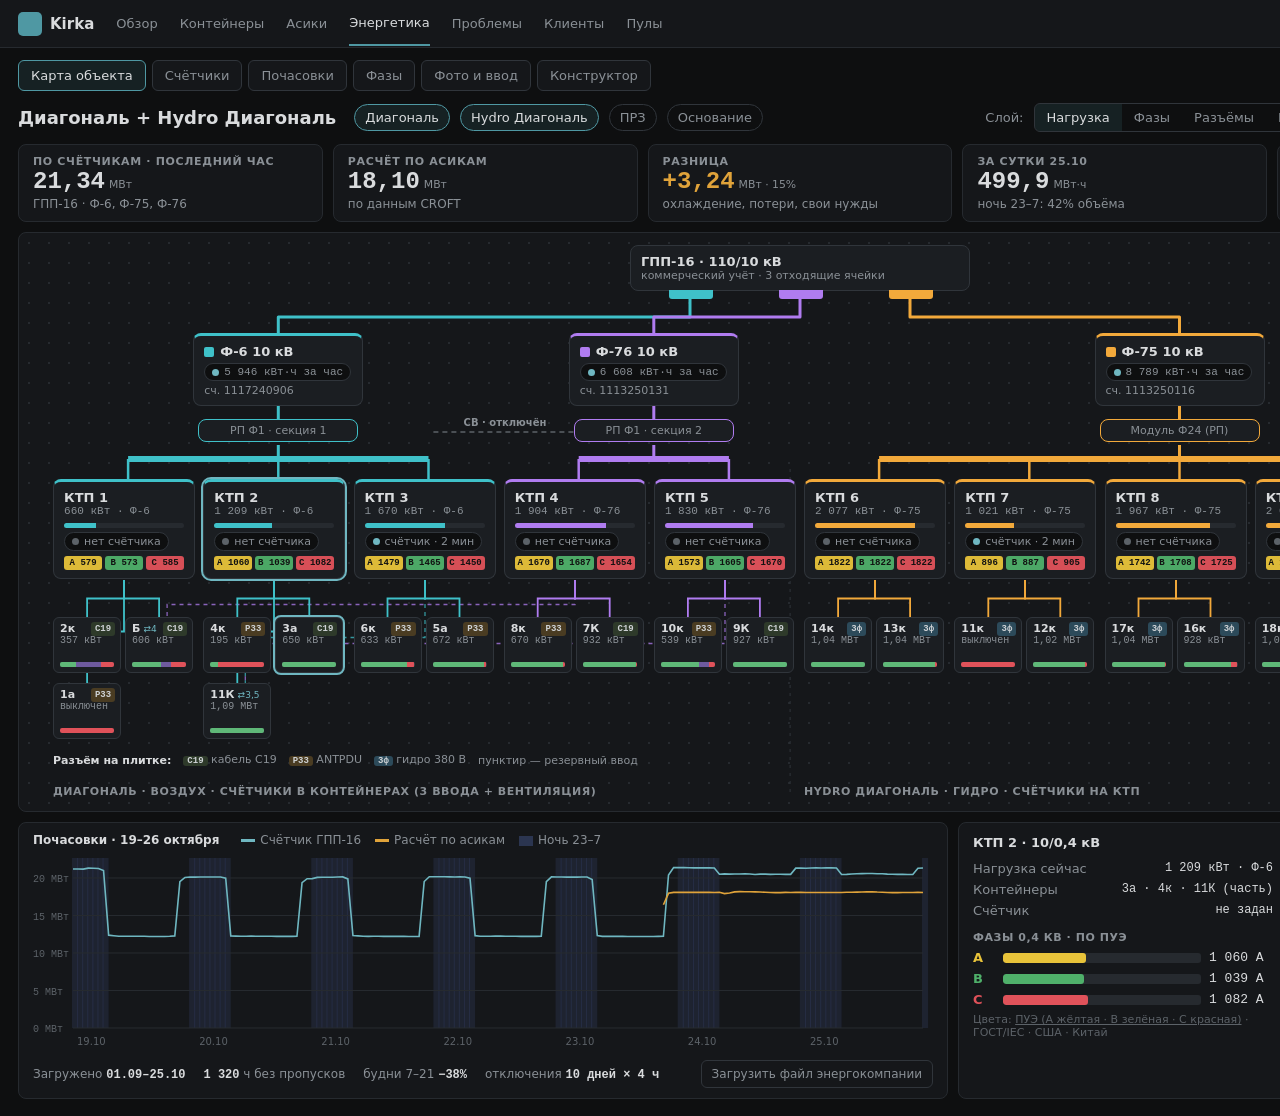
<file: frontend/demo/energy2d.html>
<!doctype html><html data-theme="dark"><head><meta charset="utf-8">
<style>
:root{--font-ui:'Inter','Segoe UI',system-ui,sans-serif;--font-num:'JetBrains Mono','SF Mono',ui-monospace,Menlo,monospace}
[data-theme=dark]{--bg:#0E0F10;--panel:#15171A;--panel2:#1B1E22;--line:#262A2F;--line2:#30353B;--tx:#D9DBDD;--mut:#8A9096;--faint:#5C6268;--acc:#4F98A3;--acc2:#6FB7C1;--accbg:rgba(79,152,163,.13);--ok:#5FB878;--warn:#E0A33A;--bad:#E0525A;--susp:#6E5A9E;--off:#3A3F45;--pa:#E8C33A;--pb:#4FB06A;--pc:#E0525A}
*{box-sizing:border-box}body{margin:0;background:var(--bg);color:var(--tx);font:13px var(--font-ui);width:1600px}
.num{font-family:var(--font-num);font-variant-numeric:tabular-nums}
.top{display:flex;align-items:center;gap:22px;height:48px;padding:0 18px;border-bottom:1px solid var(--line);background:var(--panel)}
.logo{display:flex;align-items:center;gap:8px;font-weight:700;font-size:15px}.logo i{width:24px;height:24px;border-radius:5px;background:var(--acc);display:inline-block}
.tab{color:var(--mut);padding:14px 0}.tab.on{color:var(--tx);border-bottom:2px solid var(--acc)}
.sub{display:flex;gap:6px;padding:12px 18px 0}
.st{padding:7px 12px;border:1px solid var(--line2);border-radius:6px;color:var(--mut);background:var(--panel)}.st.on{color:var(--tx);border-color:var(--acc);background:var(--accbg)}
.hd{display:flex;align-items:center;gap:10px;padding:12px 18px}
.hd h1{font-size:18px;margin:0 8px 0 0}.chip{padding:5px 10px;border:1px solid var(--line2);border-radius:14px;color:var(--mut)}.chip.on{color:var(--tx);border-color:var(--acc);background:var(--accbg)}
.sp{flex:1}.seg{display:flex;border:1px solid var(--line2);border-radius:6px;overflow:hidden}.seg b{padding:6px 12px;font-weight:500;color:var(--mut)}.seg b.on{background:var(--accbg);color:var(--tx)}
.kpis{display:grid;grid-template-columns:repeat(5,1fr);gap:10px;padding:0 18px}
.k{background:var(--panel);border:1px solid var(--line);border-radius:8px;padding:10px 14px}.k s{display:block;text-decoration:none;font-size:11px;letter-spacing:.06em;color:var(--mut);text-transform:uppercase;font-weight:600}
.k b{font:600 24px var(--font-num)}.k small{color:var(--mut);margin-left:4px}.k em{display:block;font-style:normal;color:var(--mut);font-size:12px;margin-top:2px}
.main{padding:10px 18px}.bot{display:grid;grid-template-columns:1fr 330px 300px;gap:10px;padding:0 18px 16px}
.canvas{position:relative;background:var(--panel);border:1px solid var(--line);border-radius:8px;height:580px;overflow:hidden;
 background-image:radial-gradient(var(--line) 1px,transparent 1px);background-size:20px 20px}
svg.w{position:absolute;left:0;top:0;width:100%;height:100%}
.node{position:absolute;background:var(--panel2);border:1px solid var(--line2);border-radius:8px;padding:8px 10px}
.node .t{font-weight:600}.node .m{color:var(--mut);font-size:11px}
.meter{white-space:nowrap;display:inline-flex;align-items:center;gap:5px;font-size:11px;color:var(--mut);border:1px solid var(--line2);border-radius:10px;padding:2px 7px;background:var(--bg)}
.meter:before{content:"";width:7px;height:7px;border-radius:50%;background:var(--acc2)}
.meter.no:before{background:var(--faint)}
.bus{position:absolute;height:8px;border-radius:4px;background:var(--acc)}
.ktp{width:142px}.bar{height:5px;background:var(--line);border-radius:3px;margin:6px 0 4px;overflow:hidden}.bar i{display:block;height:100%;background:var(--acc)}
.ph{display:flex;gap:3px;margin-top:5px}.ph span{flex:1;height:14px;border-radius:3px;font:600 9px/14px var(--font-num);text-align:center;color:#111}
.ct{position:absolute;width:68px;height:56px;background:var(--panel2);border:1px solid var(--line2);border-radius:6px;padding:4px 6px;font-size:11px}
.ct .n{font-weight:700}.ct .kw{font-family:var(--font-num);color:var(--mut);font-size:10px}
.ct .sb{position:absolute;left:6px;right:6px;bottom:5px;height:5px;border-radius:2px;display:flex;overflow:hidden;background:var(--off)}
.ct .ty{position:absolute;right:5px;top:4px;font-size:9px;color:var(--faint)}
.ct.sel{outline:2px solid var(--acc2)}
.lbl{position:absolute;font-size:11px;color:var(--mut);letter-spacing:.05em;text-transform:uppercase;font-weight:600}
.side{display:flex;flex-direction:column;gap:10px}
.box{background:var(--panel);border:1px solid var(--line);border-radius:8px;padding:12px 14px}
.box h3{margin:0 0 8px;font-size:13px}.box .r{display:flex;justify-content:space-between;padding:3px 0;color:var(--mut)}.box .r b{color:var(--tx);font:500 12px var(--font-num)}
.pr{display:grid;grid-template-columns:22px 1fr 64px;align-items:center;gap:8px;margin:6px 0}
.pr i{display:block;height:10px;border-radius:3px}.pr .bg{background:var(--line);border-radius:3px;overflow:hidden}
.btn{display:inline-block;padding:6px 10px;border:1px solid var(--line2);border-radius:6px;margin:6px 6px 0 0;font-size:12px}
.btn.p{background:var(--acc);border-color:var(--acc);color:#fff}
.chart{background:var(--panel);border:1px solid var(--line);border-radius:8px;padding:10px 14px;position:relative}
.lg{display:flex;gap:14px;color:var(--mut);font-size:12px}.lg i{display:inline-block;width:14px;height:3px;vertical-align:middle;margin-right:5px}
.tip{position:absolute;left:12px;bottom:10px;font-size:11px;color:var(--faint)}
</style></head><body>
<div class="top"><span class="logo"><i></i>Kirka</span>
<span class="tab">Обзор</span><span class="tab">Контейнеры</span><span class="tab">Асики</span><span class="tab on">Энергетика</span><span class="tab">Проблемы</span><span class="tab">Клиенты</span><span class="tab">Пулы</span></div>
<div class="sub"><span class="st on">Карта объекта</span><span class="st">Счётчики</span><span class="st">Почасовки</span><span class="st">Фазы</span><span class="st">Фото и ввод</span><span class="st">Конструктор</span></div>
<div class="hd"><h1>Диагональ + Hydro Диагональ</h1><span class="chip on">Диагональ</span><span class="chip on">Hydro Диагональ</span><span class="chip">ПРЗ</span><span class="chip">Основание</span>
<span class="sp"></span><span style="color:var(--mut)">Слой:</span><div class="seg"><b class="on">Нагрузка</b><b>Фазы</b><b>Разъёмы</b><b>Расчёт vs счётчик</b><b>Статус</b></div><div class="seg"><b class="on">2D</b><b>3D</b></div></div>
<div class="kpis">
<div class="k"><s>По счётчикам · последний час</s><b class="num">21,34</b><small>МВт</small><em>ГПП-16 · Ф-6, Ф-75, Ф-76</em></div>
<div class="k"><s>Расчёт по асикам</s><b class="num">18,10</b><small>МВт</small><em>по данным CROFT</em></div>
<div class="k"><s>Разница</s><b class="num" style="color:var(--warn)">+3,24</b><small>МВт · 15%</small><em>охлаждение, потери, свои нужды</em></div>
<div class="k"><s>За сутки 25.10</s><b class="num">499,9</b><small>МВт·ч</small><em>ночь 23–7: 42% объёма</em></div>
<div class="k"><s>Перекос фаз</s><b class="num" style="color:var(--ok)">4,1</b><small>% макс.</small><em>КТП 5 · фаза C</em></div>
</div>
<div class="main"><div class="canvas" id="cv"><svg class="w" id="sv"></svg></div></div><div class="bot"><div class="chart"><div class="lg"><b style="color:var(--tx);margin-right:8px">Почасовки · 19–26 октября</b><span><i style="background:var(--acc2)"></i>Счётчик ГПП-16</span><span><i style="background:var(--warn)"></i>Расчёт по асикам</span><span><i style="background:rgba(108,142,239,.25);height:10px"></i>Ночь 23–7</span></div>
<svg id="ch" width="900" height="200" style="margin-top:6px"></svg><div style="display:flex;gap:18px;color:var(--mut);font-size:12px;align-items:center;margin-top:4px"><span>Загружено <b class="num" style="color:var(--tx)">01.09–25.10</b></span><span><b class="num" style="color:var(--tx)">1 320</b> ч без пропусков</span><span>будни 7–21 <b class="num" style="color:var(--tx)">−38%</b></span><span>отключения <b class="num" style="color:var(--tx)">10 дней × 4 ч</b></span><span class="sp"></span><span class="btn" style="margin:0">Загрузить файл энергокомпании</span></div></div>
<div class="box"><h3>КТП 2 · 10/0,4 кВ</h3>
<div class="r">Нагрузка сейчас<b>1 209 кВт · Ф-6</b></div><div class="r">Контейнеры<b>3а · 4к · 11К (часть)</b></div><div class="r">Счётчик<b>не задан</b></div>
<div style="margin-top:10px;color:var(--mut);font-size:11px;text-transform:uppercase;letter-spacing:.05em;font-weight:600">Фазы 0,4 кВ · по ПУЭ</div>
<div class="pr"><b style="color:var(--pa)">A</b><div class="bg"><i style="width:42%;background:var(--pa)"></i></div><span class="num">1 060 А</span></div>
<div class="pr"><b style="color:var(--pb)">B</b><div class="bg"><i style="width:41%;background:var(--pb)"></i></div><span class="num">1 039 А</span></div>
<div class="pr"><b style="color:var(--pc)">C</b><div class="bg"><i style="width:43%;background:var(--pc)"></i></div><span class="num">1 082 А</span></div>
<div style="color:var(--faint);font-size:11px">Цвета: <u>ПУЭ (A жёлтая · B зелёная · C красная)</u> · ГОСТ/IEC · США · Китай</div>
</div>
<div class="box"><h3>Показание счётчика</h3>
<div style="color:var(--mut);font-size:12px;line-height:1.5">Техник фотографирует табло в боте — номер счётчика и показание распознаются, место привязывается само. Или ввод вручную.</div>
<span class="btn p">Ввести показание</span><span class="btn">Фото из бота · 3</span></div>
</div></div>
<script>
const D={"c": [{"id": 1, "name": "Модуль Ф24 (КТП 10) (Распределительный пункт)", "site": 1, "n": 327, "w": 0, "sl": 0, "kw": 0.0, "ph": 0.0, "ktp": [10], "short": "Модуль", "type": "", "off": 327}, {"id": 2, "name": "А 100-101 ↑", "site": 2, "n": 118, "w": 0, "sl": 0, "kw": 0.0, "ph": 0.0, "ktp": [], "short": "А", "type": "", "off": 118}, {"id": 3, "name": "2к 2-3 ↓ Ф1 (КТП 1) С19 Илья А,Дьяков", "site": 2, "n": 351, "w": 106, "sl": 157, "kw": 357.2, "ph": 4.21, "ktp": [1], "short": "2к", "type": "C19", "off": 88}, {"id": 4, "name": "Б 102-103 ↓ Ф1 (КТП 1 КТП 4) С19 КамаЦод,Табель,Дьяков", "site": 2, "n": 323, "w": 170, "sl": 62, "kw": 605.9, "ph": 13.23, "ktp": [1, 4], "short": "Б", "type": "C19", "off": 91}, {"id": 5, "name": "4к 6-7 ↓ Ф1 (КТП 2) P33 IBMM", "site": 2, "n": 407, "w": 55, "sl": 0, "kw": 195.1, "ph": 10.43, "ktp": [2], "short": "4к", "type": "P33", "off": 352}, {"id": 6, "name": "6к 10-11 ↓ Ф1 (КТП 3) P33 IBMM", "site": 2, "n": 204, "w": 177, "sl": 0, "kw": 633.4, "ph": 33.7, "ktp": [3], "short": "6к", "type": "P33", "off": 27}, {"id": 7, "name": "5а 8-9 ↑ Ф1 (КТП 3) P33 IBMM", "site": 2, "n": 199, "w": 188, "sl": 0, "kw": 672.3, "ph": 35.85, "ktp": [3], "short": "5а", "type": "P33", "off": 11}, {"id": 8, "name": "8к 14-15 ↓ Ф1 (КТП 4) P33 IBMM", "site": 2, "n": 195, "w": 190, "sl": 0, "kw": 669.6, "ph": 35.58, "ktp": [4], "short": "8к", "type": "P33", "off": 5}, {"id": 9, "name": "10к 18-19 ↓ Ф1 (КТП 5) P33 IBMM", "site": 2, "n": 225, "w": 158, "sl": 41, "kw": 538.7, "ph": 27.65, "ktp": [5], "short": "10к", "type": "P33", "off": 26}, {"id": 10, "name": "1а 0-1 ↑ Ф1 (КТП 1) P33 Отключен", "site": 2, "n": 235, "w": 0, "sl": 0, "kw": 0.0, "ph": 0.0, "ktp": [1], "short": "1а", "type": "P33", "off": 235}, {"id": 11, "name": "11к 21 Ф24 (КТП 7) hydro Bitmain", "site": 1, "n": 191, "w": 0, "sl": 0, "kw": 0.0, "ph": 0.0, "ktp": [7], "short": "11к", "type": "hydro", "off": 191}, {"id": 12, "name": "17к 27 Ф24 (КТП 8) hydro Bitmain", "site": 1, "n": 194, "w": 191, "sl": 0, "kw": 1038.8, "ph": 49.57, "ktp": [8], "short": "17к", "type": "hydro", "off": 3}, {"id": 13, "name": "14к 24 Ф24 (КТП 6) hydro Bitmain", "site": 1, "n": 193, "w": 191, "sl": 0, "kw": 1038.4, "ph": 49.34, "ktp": [6], "short": "14к", "type": "hydro", "off": 2}, {"id": 14, "name": "13к 23 Ф24 (КТП 6) hydro Bitmain", "site": 1, "n": 197, "w": 191, "sl": 0, "kw": 1038.6, "ph": 49.45, "ktp": [6], "short": "13к", "type": "hydro", "off": 6}, {"id": 15, "name": "12к 22 Ф24 (КТП 7) hydro Bitmain", "site": 1, "n": 195, "w": 187, "sl": 0, "kw": 1021.0, "ph": 48.47, "ktp": [7], "short": "12к", "type": "hydro", "off": 8}, {"id": 16, "name": "18к 28 Ф24 (КТП 9) hydro Bitmain", "site": 1, "n": 194, "w": 191, "sl": 0, "kw": 1042.4, "ph": 49.63, "ktp": [9], "short": "18к", "type": "hydro", "off": 3}, {"id": 17, "name": "15к 25 Ф24 (КТП 10) hydro Bitmain", "site": 1, "n": 201, "w": 191, "sl": 0, "kw": 1043.1, "ph": 49.58, "ktp": [10], "short": "15к", "type": "hydro", "off": 10}, {"id": 18, "name": "16к 26 Ф24 (КТП 8) hydro Bitmain", "site": 1, "n": 193, "w": 170, "sl": 0, "kw": 927.9, "ph": 44.13, "ktp": [8], "short": "16к", "type": "hydro", "off": 23}, {"id": 19, "name": "20к 30 Ф24 (КТП 10) hydro Bitmain", "site": 1, "n": 196, "w": 189, "sl": 0, "kw": 1030.2, "ph": 49.03, "ktp": [10], "short": "20к", "type": "hydro", "off": 7}, {"id": 20, "name": "19к 29 Ф24 (КТП 9) hydro Bitmain", "site": 1, "n": 192, "w": 189, "sl": 0, "kw": 1035.7, "ph": 49.04, "ktp": [9], "short": "19к", "type": "hydro", "off": 3}, {"id": 21, "name": "9К 16-17 ↑ Ф1  (КТП 5) C19 IBMM", "site": 2, "n": 291, "w": 289, "sl": 0, "kw": 927.2, "ph": 40.29, "ktp": [5], "short": "9К", "type": "C19", "off": 2}, {"id": 22, "name": "7К 12-13 ↑ Ф1 (КТП 4) C19 IBMM", "site": 2, "n": 279, "w": 274, "sl": 0, "kw": 931.8, "ph": 50.55, "ktp": [4], "short": "7К", "type": "C19", "off": 5}, {"id": 23, "name": "3а 4-5 ↑ Ф1 (КТП 2) C19 IBMM", "site": 2, "n": 187, "w": 186, "sl": 0, "kw": 649.6, "ph": 21.04, "ktp": [2], "short": "3а", "type": "C19", "off": 1}, {"id": 24, "name": "11К HD5 40-41  Ф1 (КТП 2,3,5) IBMM", "site": 2, "n": 204, "w": 203, "sl": 0, "kw": 1092.6, "ph": 75.97, "ktp": [2, 3, 5], "short": "11К", "type": "", "off": 1}], "hours": [["2026-10-19 00:00:00", 21192.0], ["2026-10-19 01:00:00", 21205.0], ["2026-10-19 02:00:00", 21189.0], ["2026-10-19 03:00:00", 21318.0], ["2026-10-19 04:00:00", 21291.0], ["2026-10-19 05:00:00", 21275.0], ["2026-10-19 06:00:00", 21008.0], ["2026-10-19 07:00:00", 12378.0], ["2026-10-19 08:00:00", 12301.0], ["2026-10-19 09:00:00", 12233.0], ["2026-10-19 10:00:00", 12242.0], ["2026-10-19 11:00:00", 12240.0], ["2026-10-19 12:00:00", 12237.0], ["2026-10-19 13:00:00", 12229.0], ["2026-10-19 14:00:00", 12225.0], ["2026-10-19 15:00:00", 12201.0], ["2026-10-19 16:00:00", 12208.0], ["2026-10-19 17:00:00", 12201.0], ["2026-10-19 18:00:00", 12207.0], ["2026-10-19 19:00:00", 12227.0], ["2026-10-19 20:00:00", 12278.0], ["2026-10-19 21:00:00", 19517.0], ["2026-10-19 22:00:00", 20076.0], ["2026-10-19 23:00:00", 20135.0], ["2026-10-20 00:00:00", 20119.0], ["2026-10-20 01:00:00", 20130.0], ["2026-10-20 02:00:00", 20137.0], ["2026-10-20 03:00:00", 20135.0], ["2026-10-20 04:00:00", 20131.0], ["2026-10-20 05:00:00", 20133.0], ["2026-10-20 06:00:00", 19968.0], ["2026-10-20 07:00:00", 12271.0], ["2026-10-20 08:00:00", 12254.0], ["2026-10-20 09:00:00", 12237.0], ["2026-10-20 10:00:00", 12241.0], ["2026-10-20 11:00:00", 12248.0], ["2026-10-20 12:00:00", 12233.0], ["2026-10-20 13:00:00", 12236.0], ["2026-10-20 14:00:00", 12234.0], ["2026-10-20 15:00:00", 12227.0], ["2026-10-20 16:00:00", 12217.0], ["2026-10-20 17:00:00", 12216.0], ["2026-10-20 18:00:00", 12216.0], ["2026-10-20 19:00:00", 12221.0], ["2026-10-20 20:00:00", 12230.0], ["2026-10-20 21:00:00", 19387.0], ["2026-10-20 22:00:00", 19910.0], ["2026-10-20 23:00:00", 19919.0], ["2026-10-21 00:00:00", 20078.0], ["2026-10-21 01:00:00", 20099.0], ["2026-10-21 02:00:00", 20102.0], ["2026-10-21 03:00:00", 20095.0], ["2026-10-21 04:00:00", 20126.0], ["2026-10-21 05:00:00", 20147.0], ["2026-10-21 06:00:00", 19881.0], ["2026-10-21 07:00:00", 12340.0], ["2026-10-21 08:00:00", 12278.0], ["2026-10-21 09:00:00", 12225.0], ["2026-10-21 10:00:00", 12221.0], ["2026-10-21 11:00:00", 12224.0], ["2026-10-21 12:00:00", 12225.0], ["2026-10-21 13:00:00", 12216.0], ["2026-10-21 14:00:00", 12228.0], ["2026-10-21 15:00:00", 12219.0], ["2026-10-21 16:00:00", 12217.0], ["2026-10-21 17:00:00", 12212.0], ["2026-10-21 18:00:00", 12205.0], ["2026-10-21 19:00:00", 12206.0], ["2026-10-21 20:00:00", 12207.0], ["2026-10-21 21:00:00", 19530.0], ["2026-10-21 22:00:00", 20169.0], ["2026-10-21 23:00:00", 20166.0], ["2026-10-22 00:00:00", 20170.0], ["2026-10-22 01:00:00", 20159.0], ["2026-10-22 02:00:00", 20147.0], ["2026-10-22 03:00:00", 20142.0], ["2026-10-22 04:00:00", 20156.0], ["2026-10-22 05:00:00", 20125.0], ["2026-10-22 06:00:00", 19975.0], ["2026-10-22 07:00:00", 12312.0], ["2026-10-22 08:00:00", 12232.0], ["2026-10-22 09:00:00", 12226.0], ["2026-10-22 10:00:00", 12236.0], ["2026-10-22 11:00:00", 12245.0], ["2026-10-22 12:00:00", 12251.0], ["2026-10-22 13:00:00", 12242.0], ["2026-10-22 14:00:00", 12240.0], ["2026-10-22 15:00:00", 12226.0], ["2026-10-22 16:00:00", 12211.0], ["2026-10-22 17:00:00", 12213.0], ["2026-10-22 18:00:00", 12224.0], ["2026-10-22 19:00:00", 12212.0], ["2026-10-22 20:00:00", 12225.0], ["2026-10-22 21:00:00", 19507.0], ["2026-10-22 22:00:00", 20151.0], ["2026-10-22 23:00:00", 20135.0], ["2026-10-23 00:00:00", 20131.0], ["2026-10-23 01:00:00", 20123.0], ["2026-10-23 02:00:00", 20131.0], ["2026-10-23 03:00:00", 20120.0], ["2026-10-23 04:00:00", 20127.0], ["2026-10-23 05:00:00", 20133.0], ["2026-10-23 06:00:00", 19796.0], ["2026-10-23 07:00:00", 12322.0], ["2026-10-23 08:00:00", 12218.0], ["2026-10-23 09:00:00", 12214.0], ["2026-10-23 10:00:00", 12214.0], ["2026-10-23 11:00:00", 12219.0], ["2026-10-23 12:00:00", 12219.0], ["2026-10-23 13:00:00", 12206.0], ["2026-10-23 14:00:00", 12209.0], ["2026-10-23 15:00:00", 12210.0], ["2026-10-23 16:00:00", 12202.0], ["2026-10-23 17:00:00", 12198.0], ["2026-10-23 18:00:00", 12201.0], ["2026-10-23 19:00:00", 12211.0], ["2026-10-23 20:00:00", 12232.0], ["2026-10-23 21:00:00", 20408.0], ["2026-10-23 22:00:00", 21407.0], ["2026-10-23 23:00:00", 21381.0], ["2026-10-24 00:00:00", 21378.0], ["2026-10-24 01:00:00", 21370.0], ["2026-10-24 02:00:00", 21351.0], ["2026-10-24 03:00:00", 21355.0], ["2026-10-24 04:00:00", 21346.0], ["2026-10-24 05:00:00", 21370.0], ["2026-10-24 06:00:00", 21335.0], ["2026-10-24 07:00:00", 20507.0], ["2026-10-24 08:00:00", 20549.0], ["2026-10-24 09:00:00", 20517.0], ["2026-10-24 10:00:00", 20533.0], ["2026-10-24 11:00:00", 20538.0], ["2026-10-24 12:00:00", 20544.0], ["2026-10-24 13:00:00", 20539.0], ["2026-10-24 14:00:00", 20474.0], ["2026-10-24 15:00:00", 20516.0], ["2026-10-24 16:00:00", 20522.0], ["2026-10-24 17:00:00", 20479.0], ["2026-10-24 18:00:00", 20506.0], ["2026-10-24 19:00:00", 20490.0], ["2026-10-24 20:00:00", 20487.0], ["2026-10-24 21:00:00", 20485.0], ["2026-10-24 22:00:00", 21312.0], ["2026-10-24 23:00:00", 21327.0], ["2026-10-25 00:00:00", 21310.0], ["2026-10-25 01:00:00", 21334.0], ["2026-10-25 02:00:00", 21344.0], ["2026-10-25 03:00:00", 21343.0], ["2026-10-25 04:00:00", 21346.0], ["2026-10-25 05:00:00", 21347.0], ["2026-10-25 06:00:00", 21342.0], ["2026-10-25 07:00:00", 20468.0], ["2026-10-25 08:00:00", 20486.0], ["2026-10-25 09:00:00", 20534.0], ["2026-10-25 10:00:00", 20564.0], ["2026-10-25 11:00:00", 20583.0], ["2026-10-25 12:00:00", 20593.0], ["2026-10-25 13:00:00", 20594.0], ["2026-10-25 14:00:00", 20575.0], ["2026-10-25 15:00:00", 20562.0], ["2026-10-25 16:00:00", 20518.0], ["2026-10-25 17:00:00", 20507.0], ["2026-10-25 18:00:00", 20485.0], ["2026-10-25 19:00:00", 20484.0], ["2026-10-25 20:00:00", 20476.0], ["2026-10-25 21:00:00", 20480.0], ["2026-10-25 22:00:00", 21309.0], ["2026-10-25 23:00:00", 21343.0]]}, E=[["2026-10-23 20:00:00", 16427], ["2026-10-23 21:00:00", 17958], ["2026-10-23 22:00:00", 18081], ["2026-10-23 23:00:00", 18079], ["2026-10-24 00:00:00", 18080], ["2026-10-24 01:00:00", 18093], ["2026-10-24 02:00:00", 18088], ["2026-10-24 03:00:00", 18080], ["2026-10-24 04:00:00", 18081], ["2026-10-24 05:00:00", 18080], ["2026-10-24 06:00:00", 18074], ["2026-10-24 07:00:00", 18087], ["2026-10-24 08:00:00", 17922], ["2026-10-24 09:00:00", 18007], ["2026-10-24 10:00:00", 18147], ["2026-10-24 11:00:00", 18180], ["2026-10-24 12:00:00", 18162], ["2026-10-24 13:00:00", 18162], ["2026-10-24 14:00:00", 18150], ["2026-10-24 15:00:00", 18126], ["2026-10-24 16:00:00", 18097], ["2026-10-24 17:00:00", 18068], ["2026-10-24 18:00:00", 18050], ["2026-10-24 19:00:00", 18051], ["2026-10-24 20:00:00", 18079], ["2026-10-24 21:00:00", 18074], ["2026-10-24 22:00:00", 18077], ["2026-10-24 23:00:00", 18080], ["2026-10-25 00:00:00", 18076], ["2026-10-25 01:00:00", 18067], ["2026-10-25 02:00:00", 18074], ["2026-10-25 03:00:00", 18069], ["2026-10-25 04:00:00", 18060], ["2026-10-25 05:00:00", 18067], ["2026-10-25 06:00:00", 18057], ["2026-10-25 07:00:00", 18072], ["2026-10-25 08:00:00", 18093], ["2026-10-25 09:00:00", 18109], ["2026-10-25 10:00:00", 18123], ["2026-10-25 11:00:00", 18126], ["2026-10-25 12:00:00", 18154], ["2026-10-25 13:00:00", 18159], ["2026-10-25 14:00:00", 18124], ["2026-10-25 15:00:00", 18105], ["2026-10-25 16:00:00", 18062], ["2026-10-25 17:00:00", 18052], ["2026-10-25 18:00:00", 18051], ["2026-10-25 19:00:00", 18061], ["2026-10-25 20:00:00", 18064], ["2026-10-25 21:00:00", 18069], ["2026-10-25 22:00:00", 18081], ["2026-10-25 23:00:00", 18070], ["2026-10-26 00:00:00", 18078], ["2026-10-26 01:00:00", 18080], ["2026-10-26 02:00:00", 18076], ["2026-10-26 03:00:00", 18079], ["2026-10-26 04:00:00", 18079], ["2026-10-26 05:00:00", 18081], ["2026-10-26 06:00:00", 18045], ["2026-10-26 07:00:00", 16437], ["2026-10-26 08:00:00", 16436], ["2026-10-26 09:00:00", 16433], ["2026-10-26 10:00:00", 16444], ["2026-10-26 11:00:00", 16443], ["2026-10-26 12:00:00", 16554], ["2026-10-26 13:00:00", 16571], ["2026-10-26 14:00:00", 16549], ["2026-10-26 15:00:00", 16513], ["2026-10-26 16:00:00", 16491], ["2026-10-26 17:00:00", 16510], ["2026-10-26 18:00:00", 16508]]
;
const cv=document.getElementById('cv'), sv=document.getElementById('sv');
const W=cv.clientWidth;
const add=(h,x,y,cls)=>{const d=document.createElement('div');d.className=cls||'node';d.style.left=x+'px';d.style.top=y+'px';d.innerHTML=h;cv.appendChild(d);return d};
const line=(x1,y1,x2,y2,c,w,dash)=>{sv.insertAdjacentHTML('beforeend',`<path d="M${x1} ${y1} V${(y1+y2)/2} H${x2} V${y2}" fill="none" stroke="${c||'#4F98A3'}" stroke-width="${w||2}" ${dash?'stroke-dasharray="4 4"':''} opacity=".85"/>`)};
// ГПП: у каждого фидера своя ячейка, своя линия, своя секция РП
const FD=[{n:'Ф-6',kwh:'5 946',m:'1117240906',c:'#3FC1C9',rp:'РП Ф1 · секция 1',k:[1,2,3]},
 {n:'Ф-76',kwh:'6 608',m:'1113250131',c:'#B07CF0',rp:'РП Ф1 · секция 2',k:[4,5]},
 {n:'Ф-75',kwh:'8 789',m:'1113250116',c:'#F2A93B',rp:'Модуль Ф24 (РП)',k:[6,7,8,9,10]}];
const fOf=k=>FD.find(f=>f.k.includes(k));
const C=D.c.filter(c=>c.short!=='Модуль');const ktps={};C.forEach(c=>c.ktp.forEach((k,j)=>{(ktps[k]=ktps[k]||[]).push([c,j])}));
const colW=(W-60)/10;const kx=k=>30+(k-1)*colW+(colW-150)/2+4;
const gp=add(`<div class="t">ГПП-16 · 110/10 кВ</div><div class="m">коммерческий учёт · 3 отходящие ячейки</div>`,W/2-170,12);gp.style.width='340px';
const sline=(d,c,w,dash)=>sv.insertAdjacentHTML('beforeend',`<path d="${d}" fill="none" stroke="${c}" stroke-width="${w}" ${dash?'stroke-dasharray="5 4"':''} stroke-linejoin="round"/>`);
FD.forEach((f,i)=>{
 const cellX=W/2-110+i*110;               // ячейка на ГПП
 const xs=f.k.map(k=>kx(k)+75);const cx=(Math.min(...xs)+Math.max(...xs))/2;
 gp.insertAdjacentHTML('beforeend',`<span style="position:absolute;left:${cellX-(W/2-170)-22}px;bottom:-9px;width:44px;height:9px;border-radius:0 0 3px 3px;background:${f.c}"></span>`);
 sline(`M${cellX} 66 V84 H${cx} V100`,f.c,3);
 const fe=add(`<div class="t" style="display:flex;align-items:center;gap:6px"><i style="width:10px;height:10px;border-radius:2px;background:${f.c}"></i>${f.n} 10 кВ</div><span class="meter num" style="margin-top:4px">${f.kwh} кВт·ч за час</span><div class="m" style="margin-top:3px">сч. ${f.m}</div>`,cx-85,100);fe.style.width='170px';fe.style.borderTop='3px solid '+f.c;
 sline(`M${cx} 172 V186`,f.c,3);
 const rp=add(`${f.rp}`,cx-80,186,'node');rp.style.cssText+=`;width:160px;padding:4px 8px;text-align:center;font-size:11px;color:var(--mut);border-color:${f.c}`;
 // своя шина только под свои КТП
 sline(`M${Math.min(...xs)} 226 H${Math.max(...xs)}`,f.c,6);sline(`M${cx} 212 V226`,f.c,3);
 xs.forEach(x=>sline(`M${x} 226 V246`,f.c,2.5));
});
// секционный выключатель между секциями РП Ф1
{const x1=(kx(2)+75+kx(3)+75)/2+80, x2=(kx(4)+75+kx(5)+75)/2-80;sline(`M${x1} 199 H${x2}`,'#5C6268',1.5,true);
 add('СВ · отключён',(x1+x2)/2-40,184,'lbl').style.cssText+=';font-size:10px;text-transform:none;letter-spacing:0';}
const KT={},TP={};
for(let k=1;k<=10;k++){const x=kx(k);const own=ktps[k]||[];const f=fOf(k);
 const kw=own.reduce((s,[c])=>s+c.kw/c.ktp.length,0);const pct=Math.min(100,kw/2500*100);
 const phs=[[1,.99,1.01],[1,.98,1.02],[1.01,1,.99],[1,1.01,.99],[.98,1,1.04],[1,1,1],[1,.99,1.01],[1.01,.99,1],[1,1,1],[1,1.01,.99]][k-1];
 KT[k]=add(`<div class="t">КТП ${k}</div><div class="m num">${Math.round(kw).toLocaleString('ru')} кВт · ${f.n}</div><div class="bar"><i style="width:${pct}%;background:${f.c}"></i></div><span class="meter ${k==3||k==7?'':'no'}">${k==3||k==7?'счётчик · 2 мин':'нет счётчика'}</span><div class="ph">${['A','B','C'].map((p,i)=>`<span style="background:var(--p${'abc'[i]});opacity:${.55+phs[i]*.4}">${p} ${Math.round(kw*phs[i]/3/0.4/1.73/0.95*1.73)}</span>`).join('')}</div>`,x,246,'node ktp');
 KT[k].style.borderTop='3px solid '+f.c;if(k==2)KT[k].style.outline='2px solid #6FB7C1';
 own.filter(([c,j])=>j===0).forEach(([c],i)=>{const cx=x+(i%2)*72,cy=384+Math.floor(i/2)*66;TP[c.id]=[cx+34,cy,c];
  const t=c.n||1;const sb=`<div class="sb"><i style="width:${c.w/t*100}%;background:var(--ok)"></i><i style="width:${c.sl/t*100}%;background:var(--susp)"></i><i style="width:${(t-c.w-c.sl)/t*100}%;background:var(--bad)"></i></div>`;
  const pl=c.type==='hydro'?'3ф':(c.type||'');const pc=pl==='3ф'?'#2c4a5a':pl==='P33'?'#4a3c22':'#2e3a2a';
  add(`<span class="n">${c.short}</span>${c.ktp.length>1?`<span style="font-size:9px;color:var(--acc2);margin-left:3px">⇄${c.ktp.slice(1).join(',')}</span>`:''}${pl?`<span class="ty" style="color:#cfd3d6;background:${pc};padding:0 4px;border-radius:3px;font:600 9px/14px var(--font-num)">${pl}</span>`:''}<div class="kw">${c.kw?(c.kw>=1000?(c.kw/1000).toFixed(2).replace('.',',')+' МВт':Math.round(c.kw)+' кВт'):'выключен'}</div>${sb}`,cx,cy,'ct'+(c.short==='3а'?' sel':''));
 });
}
Object.values(TP).forEach(([tx,ty,c])=>c.ktp.forEach((k,j)=>{const e=KT[k];const x1=e.offsetLeft+71,y1=e.offsetTop+e.offsetHeight;const col=fOf(k).c;
 sv.insertAdjacentHTML('beforeend',`<path d="M${x1} ${y1} V${(y1+ty)/2+(j?6*j:0)} H${tx+(j?8:0)} V${ty}" fill="none" stroke="${col}" stroke-width="${j?1.3:1.8}" ${j?'stroke-dasharray="4 4" opacity=".75"':''}/>`)}));
add('Диагональ · воздух · счётчики в контейнерах (3 ввода + вентиляция)',34,552,'lbl');add('Hydro Диагональ · гидро · счётчики на КТП',kx(6),552,'lbl');
sv.insertAdjacentHTML('beforeend',`<line x1="${kx(6)-14}" x2="${kx(6)-14}" y1="236" y2="560" stroke="#30353B" stroke-dasharray="3 5"/>`);
add(`<span style="display:inline-flex;gap:12px;align-items:center;font-size:11px;color:var(--mut)"><b style="color:var(--tx)">Разъём на плитке:</b><span><span style="background:#2e3a2a;color:#cfd3d6;padding:0 4px;border-radius:3px;font:600 9px/14px var(--font-num)">C19</span> кабель C19</span><span><span style="background:#4a3c22;color:#cfd3d6;padding:0 4px;border-radius:3px;font:600 9px/14px var(--font-num)">P33</span> ANTPDU</span><span><span style="background:#2c4a5a;color:#cfd3d6;padding:0 4px;border-radius:3px;font:600 9px/14px var(--font-num)">3ф</span> гидро 380 В</span><span>пунктир — резервный ввод</span></span>`,34,520,'lbl').style.cssText+=';text-transform:none;white-space:nowrap;letter-spacing:0;font-weight:400';
// chart
const ch=document.getElementById('ch');const H=D.hours.filter(h=>h[0]>='2026-10-19');const n=H.length;const X=i=>40+i*(850/(n-1));const Y=v=>175-v/22000*165;
let g='';for(let i=0;i<n;i++){const hh=+H[i][0].slice(11,13);if(hh>=23||hh<7)g+=`<rect x="${X(i)-1}" y="5" width="${850/(n-1)+1}" height="170" fill="rgba(108,142,239,.10)"/>`}
[0,5000,10000,15000,20000].forEach(v=>g+=`<line x1="40" x2="890" y1="${Y(v)}" y2="${Y(v)}" stroke="#262A2F"/><text x="0" y="${Y(v)+4}" fill="#5C6268" font-size="10" font-family="monospace">${v/1000} МВт</text>`);
for(let i=0;i<n;i+=24)g+=`<text x="${X(i)+4}" y="192" fill="#5C6268" font-size="10">${H[i][0].slice(8,10)}.10</text>`;
g+=`<path d="${H.map((h,i)=>(i?'L':'M')+X(i)+' '+Y(h[1])).join('')}" fill="none" stroke="#6FB7C1" stroke-width="1.6"/>`;
const idx=t=>H.findIndex(h=>h[0].slice(0,13)===t.slice(0,13));
const pts=E.map(e=>[idx(e[0]),e[1]]).filter(p=>p[0]>=0);
g+=`<path d="${pts.map((p,i)=>(i?'L':'M')+X(p[0])+' '+Y(p[1])).join('')}" fill="none" stroke="#E0A33A" stroke-width="1.6"/>`;
ch.innerHTML=g;
</script></body></html>
</file>
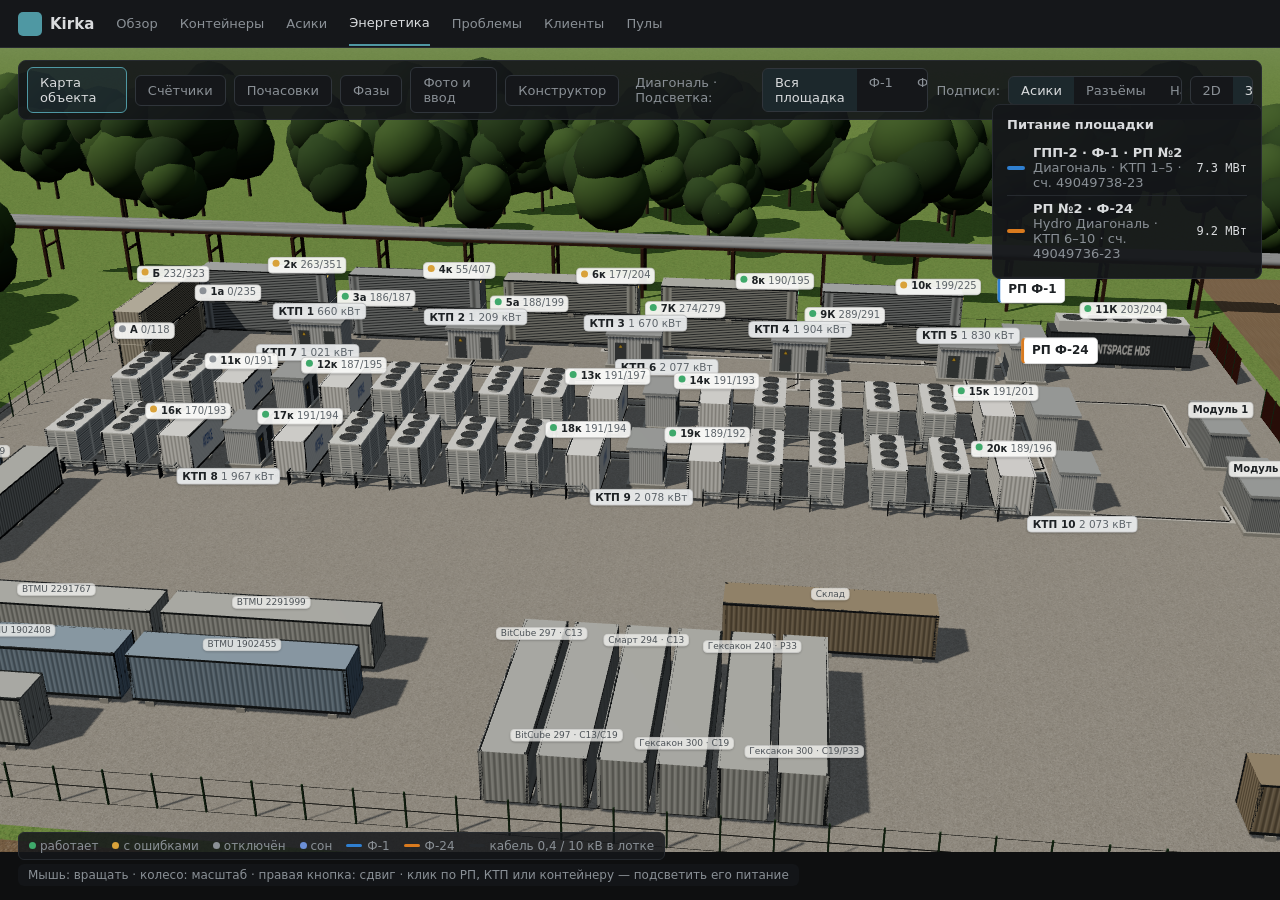
<file: frontend/demo/energy3d.html>
<!doctype html><html><head><meta charset="utf-8"><title>Kirka — Энергетика 3D</title>
<style>
:root{--bg:#0E0F10;--panel:#15171A;--panel2:#1B1E22;--line:#262A2F;--line2:#30353B;--tx:#D9DBDD;--mut:#8A9096;--faint:#5C6268;--acc:#4F98A3;--ok:#5FB878;--warn:#E0A33A;--bad:#E0525A}
*{box-sizing:border-box}html,body{margin:0;height:100%;background:var(--bg);color:var(--tx);font:13px Inter,'Segoe UI',system-ui,sans-serif;overflow:hidden}
.num{font-family:'JetBrains Mono',ui-monospace,monospace;font-variant-numeric:tabular-nums}
.top{position:absolute;left:0;right:0;top:0;display:flex;align-items:center;gap:22px;height:48px;padding:0 18px;border-bottom:1px solid var(--line);background:var(--panel);z-index:5}
.logo{display:flex;align-items:center;gap:8px;font-weight:700;font-size:15px}.logo i{width:24px;height:24px;border-radius:5px;background:var(--acc)}
.tab{color:var(--mut)}.tab.on{color:var(--tx);border-bottom:2px solid var(--acc);padding:14px 0}
.bar{position:absolute;top:60px;left:18px;right:18px;display:flex;gap:8px;align-items:center;z-index:5}
.st{padding:7px 12px;border:1px solid var(--line2);border-radius:6px;color:var(--mut);background:var(--panel);cursor:pointer}.st.on{color:var(--tx);border-color:var(--acc);background:rgba(79,152,163,.13)}
.sp{flex:1}.seg{display:flex;border:1px solid var(--line2);border-radius:6px;overflow:hidden;background:var(--panel)}.seg b{padding:6px 12px;font-weight:500;color:var(--mut);cursor:pointer}.seg b.on{background:rgba(79,152,163,.13);color:var(--tx)}
#cv{position:absolute;inset:0}
.lb{pointer-events:auto;font-size:11px;line-height:1.25;background:rgba(21,23,26,.88);border:1px solid var(--line2);border-radius:5px;padding:3px 6px;white-space:nowrap;cursor:pointer}
.lb b{font-weight:700}.lb .m{color:var(--mut)}.lb .pl{display:inline-block;margin-left:4px;padding:0 4px;border-radius:3px;font:600 9px/14px ui-monospace,monospace;background:#2a2f35;color:#cfd3d6}
.lb.sm{padding:1px 4px;font-size:10px}.lb.sm .pl{margin-left:3px;font-size:8px;line-height:12px}.lb.big{font-size:12px;padding:5px 8px}.lb.f{border-width:1px 1px 1px 3px}
.dot{display:inline-block;width:7px;height:7px;border-radius:50%;margin-right:4px;vertical-align:1px}
.panel{position:absolute;right:18px;top:104px;width:270px;background:rgba(21,23,26,.94);border:1px solid var(--line);border-radius:8px;padding:12px 14px;z-index:5}
.panel h3{margin:0 0 8px;font-size:13px}.r{display:flex;justify-content:space-between;padding:3px 0;color:var(--mut)}.r b{color:var(--tx);font:500 12px ui-monospace,monospace}
.fl{display:flex;align-items:center;gap:8px;padding:5px 0;border-top:1px solid var(--line)}.fl:first-of-type{border-top:0}.fl i{width:18px;height:4px;border-radius:2px}
.fl .n{flex:1}.fl .v{font:500 12px ui-monospace,monospace}
.hint{position:absolute;left:18px;bottom:14px;color:var(--faint);font-size:12px;z-index:5}
.legend{position:absolute;left:18px;bottom:40px;display:flex;gap:14px;color:var(--mut);font-size:12px;z-index:5;background:rgba(21,23,26,.85);padding:6px 10px;border-radius:6px;border:1px solid var(--line)}
.lb{background:rgba(250,250,248,.92);color:#1d2124;border:1px solid rgba(0,0,0,.18);box-shadow:0 1px 2px rgba(0,0,0,.18);transition:opacity .15s}
.lb .m{color:#5d646a}.lb.ktp{background:rgba(232,234,235,.95);font-size:10.5px;padding:1px 5px}.lb.big{background:#fff}
.lb.xs{font-size:9px;padding:0 4px;color:#4c5257;background:rgba(245,245,242,.75);border-color:rgba(0,0,0,.1)}
.lb.mut{background:rgba(240,240,238,.9)}.lb.dim{opacity:.28}.lb.on{outline:2px solid #2F7FD0;opacity:1}
.lb .pl{background:#e6e8ea;color:#222}
.legend .ln,.ln{display:inline-block;width:16px;height:3px;border-radius:2px;vertical-align:3px;margin-right:5px}
.nt{margin-top:8px;color:var(--mut);font-size:12px}.panel .m{color:var(--mut);font-weight:400}
.panel .r b{max-width:165px;text-align:right;white-space:normal}
.bar{background:rgba(21,23,26,.9);border:1px solid var(--line);border-radius:8px;padding:6px 8px}
.hint{background:rgba(21,23,26,.85);padding:4px 10px;border-radius:6px;color:var(--mut)}
.embed .top{display:none}.embed .bar{top:10px}.embed .bar .st,.embed .bar>.seg:last-child{display:none}.embed .panel{top:58px}
.livebadge{color:#3FA96B;font-size:12px;white-space:nowrap}.opn{display:block;margin-top:8px;color:#5aa9e6;text-decoration:none;font-size:12px}
</style>
</head><body>
<div id="cv"></div>
<div class="top"><span class="logo"><i></i>Kirka</span><span class="tab">Обзор</span><span class="tab">Контейнеры</span><span class="tab">Асики</span><span class="tab on">Энергетика</span><span class="tab">Проблемы</span><span class="tab">Клиенты</span><span class="tab">Пулы</span></div>
<div class="bar"><span class="st on">Карта объекта</span><span class="st">Счётчики</span><span class="st">Почасовки</span><span class="st">Фазы</span><span class="st">Фото и ввод</span><span class="st">Конструктор</span>
<span class="sp"></span><span style="color:var(--mut)">Диагональ · Подсветка:</span><div class="seg" id="hl"><b data-f="" class="on">Вся площадка</b><b data-f="0">Ф-1</b><b data-f="1">Ф-24</b></div>
<span style="color:var(--mut)">Подписи:</span><div class="seg" id="ly"><b data-l="st" class="on">Асики</b><b data-l="pl">Разъёмы</b><b data-l="ld">Нагрузка</b></div>
<div class="seg"><b>2D</b><b class="on">3D</b></div></div>
<div class="panel" id="pn"></div>
<div class="legend" id="lg"></div>
<div class="hint">Мышь: вращать · колесо: масштаб · правая кнопка: сдвиг · клик по РП, КТП или контейнеру — подсветить его питание</div>
<script type="module" src="./energy3d.js?v=5"></script>
</body></html>
</file>
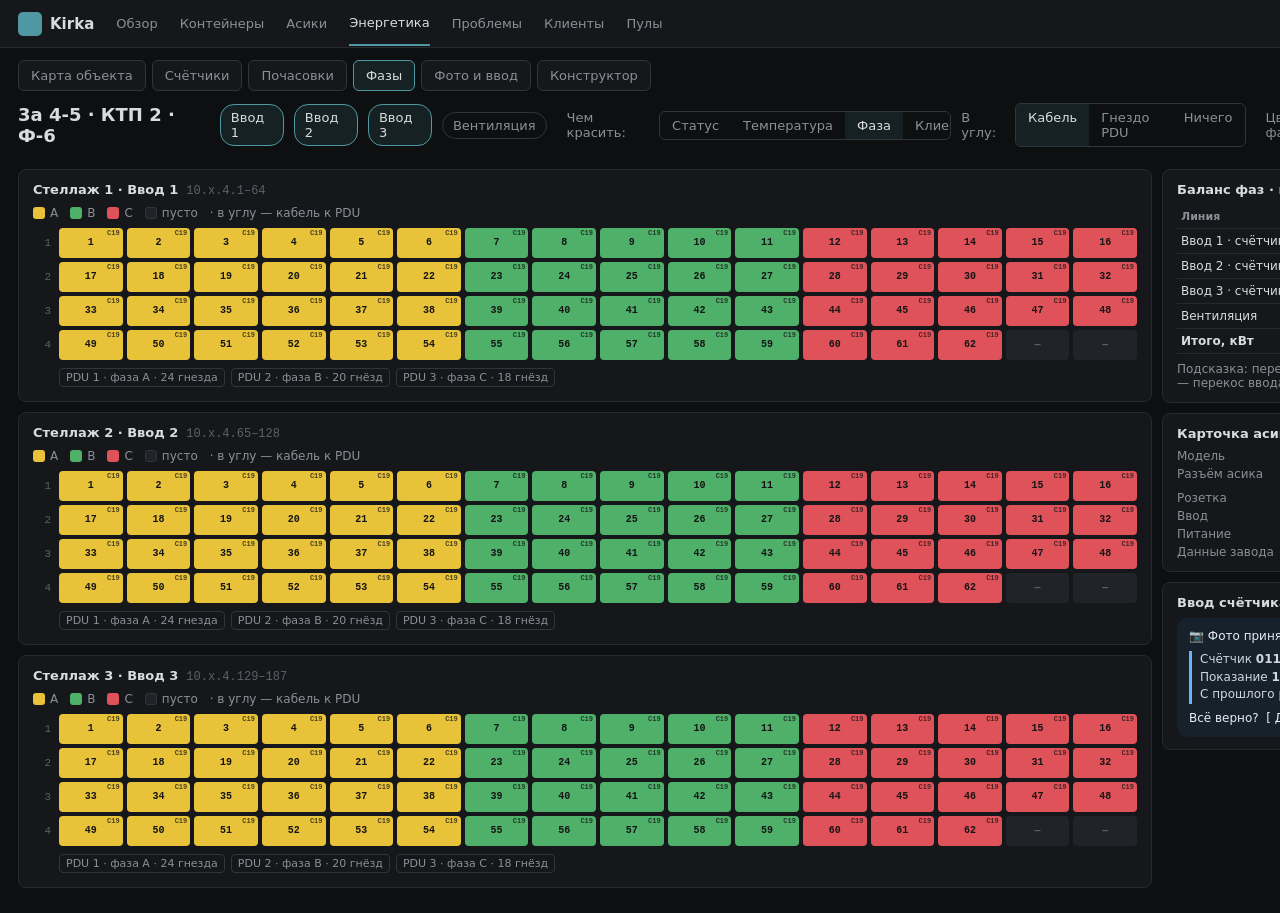
<file: frontend/demo/phases.html>
<!doctype html><html data-theme="dark"><head><meta charset="utf-8"><style>
:root{--font-ui:'Inter','Segoe UI',system-ui,sans-serif;--font-num:'JetBrains Mono','SF Mono',ui-monospace,Menlo,monospace}
[data-theme=dark]{--bg:#0E0F10;--panel:#15171A;--panel2:#1B1E22;--line:#262A2F;--line2:#30353B;--tx:#D9DBDD;--mut:#8A9096;--faint:#5C6268;--acc:#4F98A3;--acc2:#6FB7C1;--accbg:rgba(79,152,163,.13);--ok:#5FB878;--warn:#E0A33A;--bad:#E0525A;--susp:#6E5A9E;--off:#3A3F45;--pa:#E8C33A;--pb:#4FB06A;--pc:#E0525A}
*{box-sizing:border-box}body{margin:0;background:var(--bg);color:var(--tx);font:13px var(--font-ui);width:1600px}
.num{font-family:var(--font-num);font-variant-numeric:tabular-nums}
.top{display:flex;align-items:center;gap:22px;height:48px;padding:0 18px;border-bottom:1px solid var(--line);background:var(--panel)}
.logo{display:flex;align-items:center;gap:8px;font-weight:700;font-size:15px}.logo i{width:24px;height:24px;border-radius:5px;background:var(--acc);display:inline-block}
.tab{color:var(--mut);padding:14px 0}.tab.on{color:var(--tx);border-bottom:2px solid var(--acc)}
.sub{display:flex;gap:6px;padding:12px 18px 0}
.st{padding:7px 12px;border:1px solid var(--line2);border-radius:6px;color:var(--mut);background:var(--panel)}.st.on{color:var(--tx);border-color:var(--acc);background:var(--accbg)}
.hd{display:flex;align-items:center;gap:10px;padding:12px 18px}
.hd h1{font-size:18px;margin:0 8px 0 0}.chip{padding:5px 10px;border:1px solid var(--line2);border-radius:14px;color:var(--mut)}.chip.on{color:var(--tx);border-color:var(--acc);background:var(--accbg)}
.sp{flex:1}.seg{display:flex;border:1px solid var(--line2);border-radius:6px;overflow:hidden}.seg b{padding:6px 12px;font-weight:500;color:var(--mut)}.seg b.on{background:var(--accbg);color:var(--tx)}
.kpis{display:grid;grid-template-columns:repeat(5,1fr);gap:10px;padding:0 18px}
.k{background:var(--panel);border:1px solid var(--line);border-radius:8px;padding:10px 14px}.k s{display:block;text-decoration:none;font-size:11px;letter-spacing:.06em;color:var(--mut);text-transform:uppercase;font-weight:600}
.k b{font:600 24px var(--font-num)}.k small{color:var(--mut);margin-left:4px}.k em{display:block;font-style:normal;color:var(--mut);font-size:12px;margin-top:2px}
.main{padding:10px 18px}.bot{display:grid;grid-template-columns:1fr 330px 300px;gap:10px;padding:0 18px 16px}
.canvas{position:relative;background:var(--panel);border:1px solid var(--line);border-radius:8px;height:560px;overflow:hidden;
 background-image:radial-gradient(var(--line) 1px,transparent 1px);background-size:20px 20px}
svg.w{position:absolute;left:0;top:0;width:100%;height:100%}
.node{position:absolute;background:var(--panel2);border:1px solid var(--line2);border-radius:8px;padding:8px 10px}
.node .t{font-weight:600}.node .m{color:var(--mut);font-size:11px}
.meter{white-space:nowrap;display:inline-flex;align-items:center;gap:5px;font-size:11px;color:var(--mut);border:1px solid var(--line2);border-radius:10px;padding:2px 7px;background:var(--bg)}
.meter:before{content:"";width:7px;height:7px;border-radius:50%;background:var(--acc2)}
.meter.no:before{background:var(--faint)}
.bus{position:absolute;height:8px;border-radius:4px;background:var(--acc)}
.ktp{width:142px}.bar{height:5px;background:var(--line);border-radius:3px;margin:6px 0 4px;overflow:hidden}.bar i{display:block;height:100%;background:var(--acc)}
.ph{display:flex;gap:3px;margin-top:5px}.ph span{flex:1;height:14px;border-radius:3px;font:600 9px/14px var(--font-num);text-align:center;color:#111}
.ct{position:absolute;width:68px;height:56px;background:var(--panel2);border:1px solid var(--line2);border-radius:6px;padding:4px 6px;font-size:11px}
.ct .n{font-weight:700}.ct .kw{font-family:var(--font-num);color:var(--mut);font-size:10px}
.ct .sb{position:absolute;left:6px;right:6px;bottom:5px;height:5px;border-radius:2px;display:flex;overflow:hidden;background:var(--off)}
.ct .ty{position:absolute;right:5px;top:4px;font-size:9px;color:var(--faint)}
.ct.sel{outline:2px solid var(--acc2)}
.lbl{position:absolute;font-size:11px;color:var(--mut);letter-spacing:.05em;text-transform:uppercase;font-weight:600}
.side{display:flex;flex-direction:column;gap:10px}
.box{background:var(--panel);border:1px solid var(--line);border-radius:8px;padding:12px 14px}
.box h3{margin:0 0 8px;font-size:13px}.box .r{display:flex;justify-content:space-between;padding:3px 0;color:var(--mut)}.box .r b{color:var(--tx);font:500 12px var(--font-num)}
.pr{display:grid;grid-template-columns:22px 1fr 64px;align-items:center;gap:8px;margin:6px 0}
.pr i{display:block;height:10px;border-radius:3px}.pr .bg{background:var(--line);border-radius:3px;overflow:hidden}
.btn{display:inline-block;padding:6px 10px;border:1px solid var(--line2);border-radius:6px;margin:6px 6px 0 0;font-size:12px}
.btn.p{background:var(--acc);border-color:var(--acc);color:#fff}
.chart{background:var(--panel);border:1px solid var(--line);border-radius:8px;padding:10px 14px;position:relative}
.lg{display:flex;gap:14px;color:var(--mut);font-size:12px}.lg i{display:inline-block;width:14px;height:3px;vertical-align:middle;margin-right:5px}
.tip{position:absolute;left:12px;bottom:10px;font-size:11px;color:var(--faint)}
</style><style>
body{width:1600px}.wrap{display:grid;grid-template-columns:1fr 420px;gap:10px;padding:10px 18px 18px}
.rk{background:var(--panel);border:1px solid var(--line);border-radius:8px;padding:12px 14px;margin-bottom:10px}
.rk h4{margin:0 0 8px;font-size:13px}.rk h4 span{color:var(--faint);font:400 12px var(--font-num);margin-left:8px}
.grid{display:grid;grid-template-columns:22px repeat(16,1fr);gap:4px;align-items:center}
.pl{height:30px;border-radius:4px;position:relative;font:600 10px/30px var(--font-num);text-align:center;color:#141414}
.pl small{position:absolute;right:3px;top:1px;font-size:7px;line-height:9px;opacity:.75}
.pl.e{background:var(--empty,#202328);color:var(--faint)}
.rn{color:var(--faint);font:11px var(--font-num);text-align:right;padding-right:4px}
.pdu{display:flex;gap:6px;margin:8px 0 2px 26px}.pdu span{font-size:11px;color:var(--mut);border:1px solid var(--line2);border-radius:4px;padding:2px 6px}
.lgd{display:flex;gap:12px;align-items:center;color:var(--mut);font-size:12px;margin-left:8px}.lgd i{display:inline-block;width:12px;height:12px;border-radius:3px;margin-right:5px;vertical-align:-2px}
table{width:100%;border-collapse:collapse;font-size:12px}td,th{padding:5px 4px;border-bottom:1px solid var(--line);text-align:right}th{color:var(--mut);font-weight:600;font-size:11px}td:first-child,th:first-child{text-align:left}
.card{display:grid;grid-template-columns:120px 1fr;gap:4px 10px;font-size:12px}.card span{color:var(--mut)}
.plug{display:inline-flex;align-items:center;gap:6px;border:1px solid var(--acc);background:var(--accbg);border-radius:5px;padding:2px 8px;font-weight:600}
.tg{background:#17212b;border-radius:10px;padding:10px 12px;font-size:12px;line-height:1.45;color:#e7eef5}
.tg q{display:block;border-left:3px solid #6ab3f3;padding-left:8px;margin:6px 0;color:#cfd8e1;quotes:none}
</style></head><body>
<div class="top"><span class="logo"><i></i>Kirka</span><span class="tab">Обзор</span><span class="tab">Контейнеры</span><span class="tab">Асики</span><span class="tab on">Энергетика</span><span class="tab">Проблемы</span><span class="tab">Клиенты</span><span class="tab">Пулы</span></div>
<div class="sub"><span class="st">Карта объекта</span><span class="st">Счётчики</span><span class="st">Почасовки</span><span class="st on">Фазы</span><span class="st">Фото и ввод</span><span class="st">Конструктор</span></div>
<div class="hd"><h1>3а 4-5 · КТП 2 · Ф-6</h1><span class="chip on">Ввод 1</span><span class="chip on">Ввод 2</span><span class="chip on">Ввод 3</span><span class="chip">Вентиляция</span><span class="sp"></span>
<span style="color:var(--mut)">Чем красить:</span><div class="seg"><b>Статус</b><b>Температура</b><b class="on">Фаза</b><b>Клиент</b></div><span style="color:var(--mut)">В углу:</span><div class="seg"><b class="on">Кабель</b><b>Гнездо PDU</b><b>Ничего</b></div>
<span style="color:var(--mut);margin-left:10px">Цвета фаз:</span><div class="seg"><b class="on">ПУЭ</b><b>ГОСТ/IEC</b><b>США</b><b>Китай</b></div></div>
<div class="wrap"><div id="racks"></div>
<div>
<div class="rk"><h4>Баланс фаз · контейнер</h4><table><tr><th>Линия</th><th style="color:var(--pa)">A</th><th style="color:var(--pb)">B</th><th style="color:var(--pc)">C</th><th>Перекос</th></tr>
<tr><td>Ввод 1 · счётчик 0112</td><td class="num">72,4</td><td class="num">71,1</td><td class="num">73,0</td><td class="num" style="color:var(--ok)">2,6%</td></tr>
<tr><td>Ввод 2 · счётчик 0113</td><td class="num">70,8</td><td class="num">74,9</td><td class="num">66,5</td><td class="num" style="color:var(--warn)">11,9%</td></tr>
<tr><td>Ввод 3 · счётчик 0114</td><td class="num">69,9</td><td class="num">70,2</td><td class="num">70,6</td><td class="num" style="color:var(--ok)">1,0%</td></tr>
<tr><td>Вентиляция</td><td class="num">4,1</td><td class="num">4,1</td><td class="num">4,0</td><td class="num" style="color:var(--ok)">2,4%</td></tr>
<tr><td><b>Итого, кВт</b></td><td class="num"><b>217,2</b></td><td class="num"><b>220,3</b></td><td class="num"><b>214,1</b></td><td class="num">2,8%</td></tr></table>
<div style="color:var(--mut);font-size:12px;margin-top:8px">Подсказка: перенести 2 асика с B на C в ряду 3 стеллажа 2 — перекос ввода 2 станет 3%.</div></div>
<div class="rk"><h4>Карточка асика · место 2-3-07</h4><div class="card">
<span>Модель</span><b>Whatsminer M30S++</b><span>Разъём асика</span><div><span class="plug">C20</span> кабель C19, 16 А</div>
<span>Розетка</span><b>PDU 2 · гнездо 7 · фаза <span style="color:var(--pc)">C</span></b><span>Ввод</span><b>Ввод 2 · КТП 2</b><span>Питание</span><b>220–240 В · 1 фаза</b><span>Данные завода</span><b>3 472 Вт</b></div></div>
<div class="rk"><h4>Ввод счётчика через бот</h4><div class="tg">📷 Фото принято<q>Счётчик <b>0113</b> · 3а · Ввод 2<br>Показание <b>184 562,3</b> кВт·ч<br>С прошлого раза: <b>+1 712,4</b> кВт·ч за 24 ч</q>Всё верно? &nbsp;[ Да ] &nbsp;[ Исправить ]</div></div>
</div></div>
<script>
const R=document.getElementById('racks');const ph=['a','b','c'];
const mk=(title,ip,rows,cols,plug,off)=>{let h=`<div class="rk"><h4>${title}<span>${ip}</span></h4><div class="lgd" style="margin:0 0 8px"><span><i style="background:var(--pa)"></i>A</span><span><i style="background:var(--pb)"></i>B</span><span><i style="background:var(--pc)"></i>C</span><span><i style="background:#202328;border:1px solid #30353B"></i>пусто</span><span>· в углу — кабель к PDU</span></div><div class="grid">`;
 let n=1;for(let r=1;r<=rows;r++){h+=`<div class="rn">${r}</div>`;for(let c=0;c<cols;c++){const k=(r*7+c+off)%3;const e=(r==rows&&c>=cols-2)||(off&&r==3&&c==5&&false);
  h+=e?`<div class="pl e">—</div>`:`<div class="pl" style="background:var(--p${ph[Math.floor(c/ (cols/3))%3]})">${n}<small>${plug}</small></div>`;n++}}
 return h+`</div><div class="pdu"><span>PDU 1 · фаза A · 24 гнезда</span><span>PDU 2 · фаза B · 20 гнёзд</span><span>PDU 3 · фаза C · 18 гнёзд</span></div></div>`};
R.innerHTML=mk('Стеллаж 1 · Ввод 1','10.x.4.1–64',4,16,'C19',0)+mk('Стеллаж 2 · Ввод 2','10.x.4.65–128',4,16,'C19',1)+mk('Стеллаж 3 · Ввод 3','10.x.4.129–187',4,16,'C19',2);
</script></body></html>
</file>
